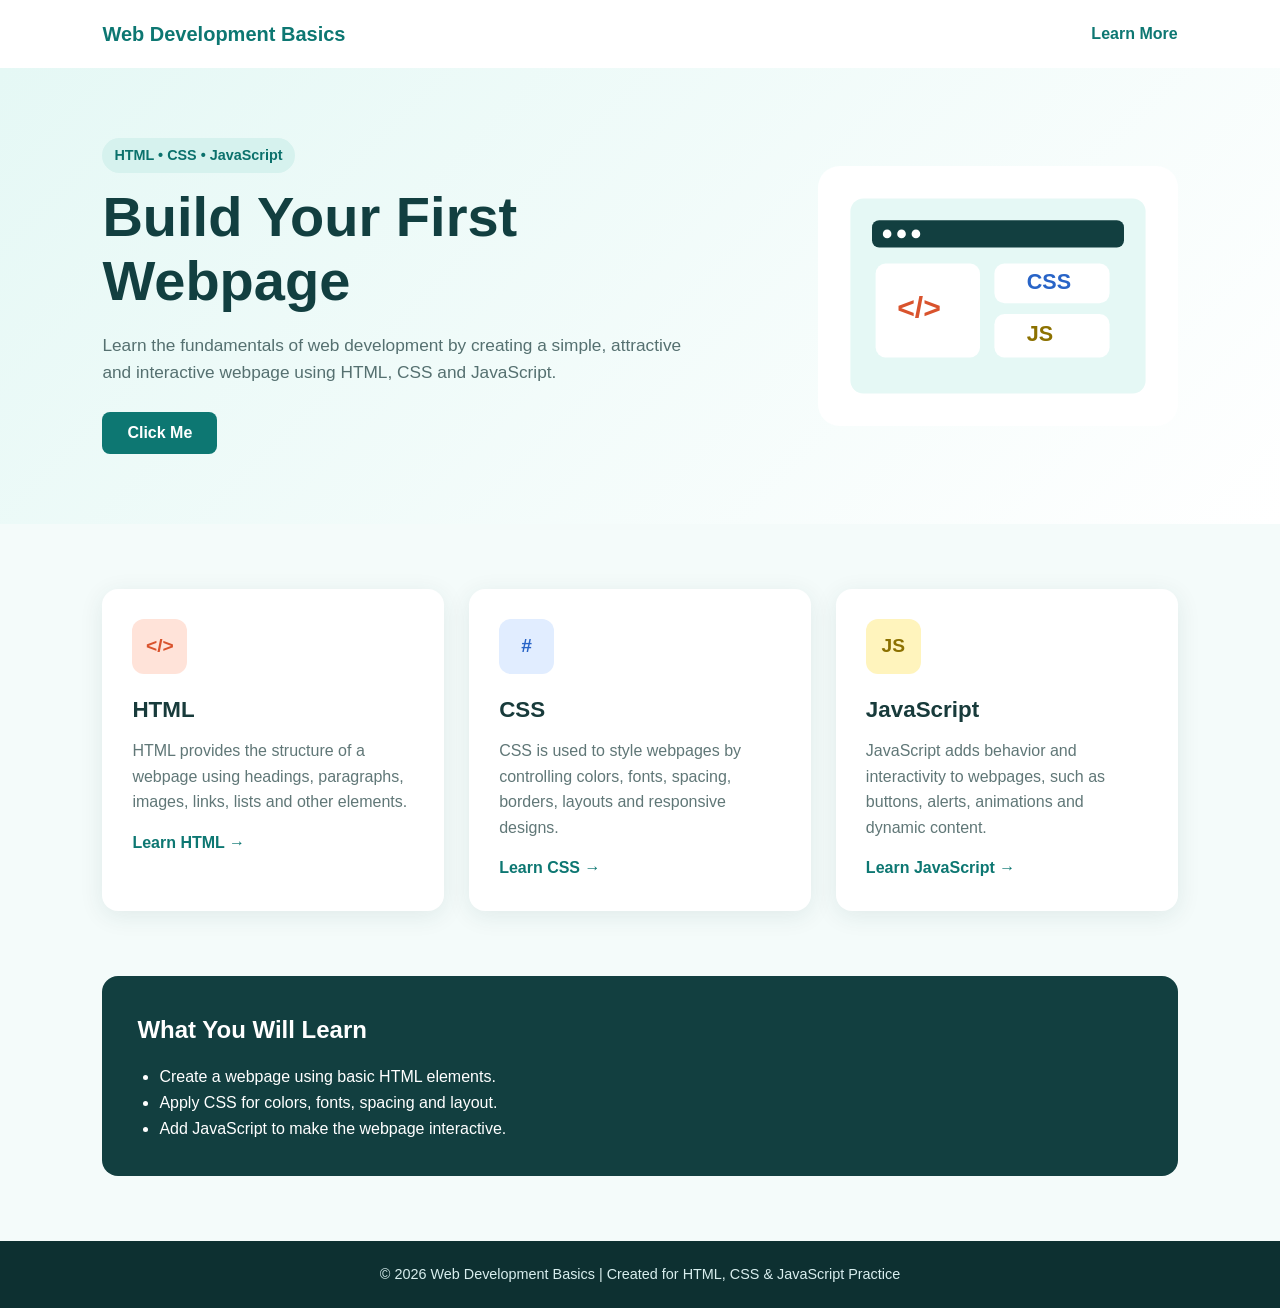
<file: Task 1/index.html>
<!DOCTYPE html>
<html lang="en">
<head>
    <meta charset="UTF-8">
    <meta name="viewport" content="width=device-width, initial-scale=1.0">
    <title>Web Development Basics</title>
    <link rel="stylesheet" href="style.css">
</head>
<body>

    <header>
        <nav class="navbar">
            <h1>Web Development Basics</h1>
            <a href="#learn">Learn More</a>
        </nav>
    </header>

    <main>
        <section class="hero">
            <div class="hero-content">
                <p class="tag">HTML • CSS • JavaScript</p>
                <h2>Build Your First Webpage</h2>
                <p>
                    Learn the fundamentals of web development by creating a simple,
                    attractive and interactive webpage using HTML, CSS and JavaScript.
                </p>
                <button id="alertButton">Click Me</button>
            </div>

            <img src="web-development.svg"
                 alt="Illustration representing HTML, CSS and JavaScript"
                 class="hero-image">
        </section>

        <section id="learn" class="cards">
            <article class="card">
                <div class="icon html-icon">&lt;/&gt;</div>
                <h3>HTML</h3>
                <p>
                    HTML provides the structure of a webpage using headings,
                    paragraphs, images, links, lists and other elements.
                </p>
                <a href="https://developer.mozilla.org/en-US/docs/Web/HTML"
                   target="_blank">Learn HTML →</a>
            </article>

            <article class="card">
                <div class="icon css-icon">#</div>
                <h3>CSS</h3>
                <p>
                    CSS is used to style webpages by controlling colors, fonts,
                    spacing, borders, layouts and responsive designs.
                </p>
                <a href="https://developer.mozilla.org/en-US/docs/Web/CSS"
                   target="_blank">Learn CSS →</a>
            </article>

            <article class="card">
                <div class="icon js-icon">JS</div>
                <h3>JavaScript</h3>
                <p>
                    JavaScript adds behavior and interactivity to webpages,
                    such as buttons, alerts, animations and dynamic content.
                </p>
                <a href="https://developer.mozilla.org/en-US/docs/Web/JavaScript"
                   target="_blank">Learn JavaScript →</a>
            </article>
        </section>

        <section class="about">
            <h2>What You Will Learn</h2>
            <ul>
                <li>Create a webpage using basic HTML elements.</li>
                <li>Apply CSS for colors, fonts, spacing and layout.</li>
                <li>Add JavaScript to make the webpage interactive.</li>
            </ul>
        </section>
    </main>

    <footer>
        <p>© 2026 Web Development Basics | Created for HTML, CSS & JavaScript Practice</p>
    </footer>

    <script src="script.js"></script>
</body>
</html>
</file>
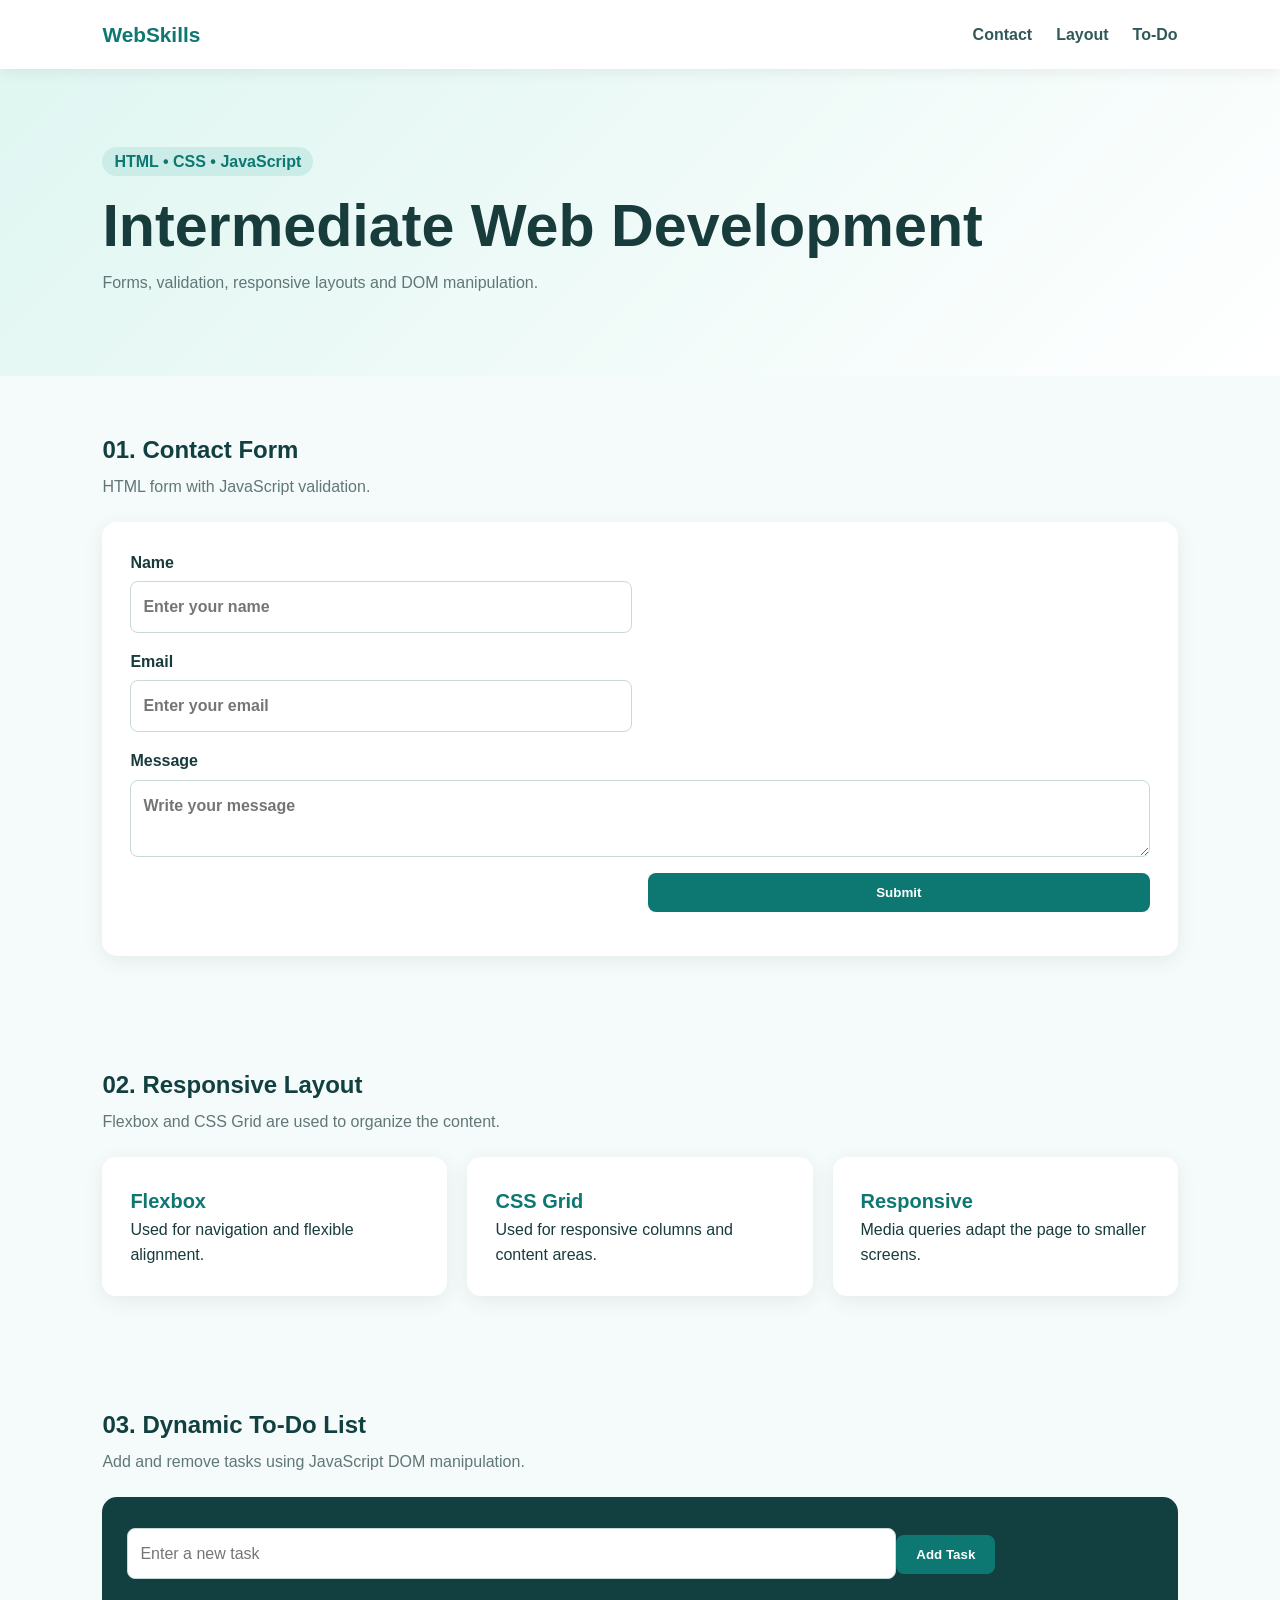
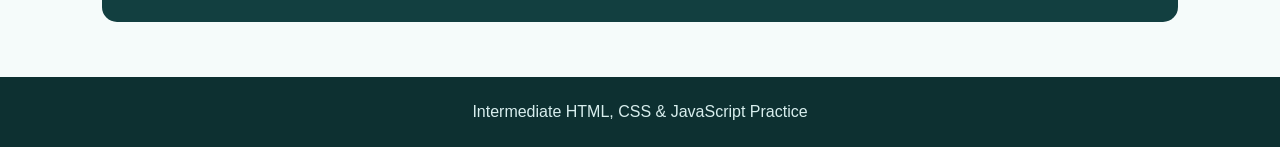
<file: Task 2/index.html>
<!DOCTYPE html>
<html lang="en">
<head>
<meta charset="UTF-8"><meta name="viewport" content="width=device-width,initial-scale=1.0">
<title>Intermediate Web Development</title><link rel="stylesheet" href="style.css">
</head>
<body>
<header><b>WebSkills</b><nav><a href="#contact">Contact</a><a href="#layout">Layout</a><a href="#todo">To-Do</a></nav></header>
<main>
<section class="hero"><span>HTML • CSS • JavaScript</span><h1>Intermediate Web Development</h1><p>Forms, validation, responsive layouts and DOM manipulation.</p></section>

<section id="contact" class="section"><h2>01. Contact Form</h2><p>HTML form with JavaScript validation.</p>
<form id="contactForm">
<label>Name<input id="name" placeholder="Enter your name"></label><small id="nameError"></small>
<label>Email<input id="email" placeholder="Enter your email"></label><small id="emailError"></small>
<label class="full">Message<textarea id="message" placeholder="Write your message"></textarea></label><small id="messageError"></small>
<button>Submit</button><strong id="success"></strong>
</form></section>

<section id="layout" class="section"><h2>02. Responsive Layout</h2><p>Flexbox and CSS Grid are used to organize the content.</p>
<div class="grid"><article><b>Flexbox</b><p>Used for navigation and flexible alignment.</p></article><article><b>CSS Grid</b><p>Used for responsive columns and content areas.</p></article><article><b>Responsive</b><p>Media queries adapt the page to smaller screens.</p></article></div></section>

<section id="todo" class="section"><h2>03. Dynamic To-Do List</h2><p>Add and remove tasks using JavaScript DOM manipulation.</p>
<div class="todo"><input id="taskInput" placeholder="Enter a new task"><button id="addTask">Add Task</button><ul id="taskList"></ul></div></section>
</main>
<footer>Intermediate HTML, CSS & JavaScript Practice</footer>
<script src="script.js"></script>
</body></html>
</file>
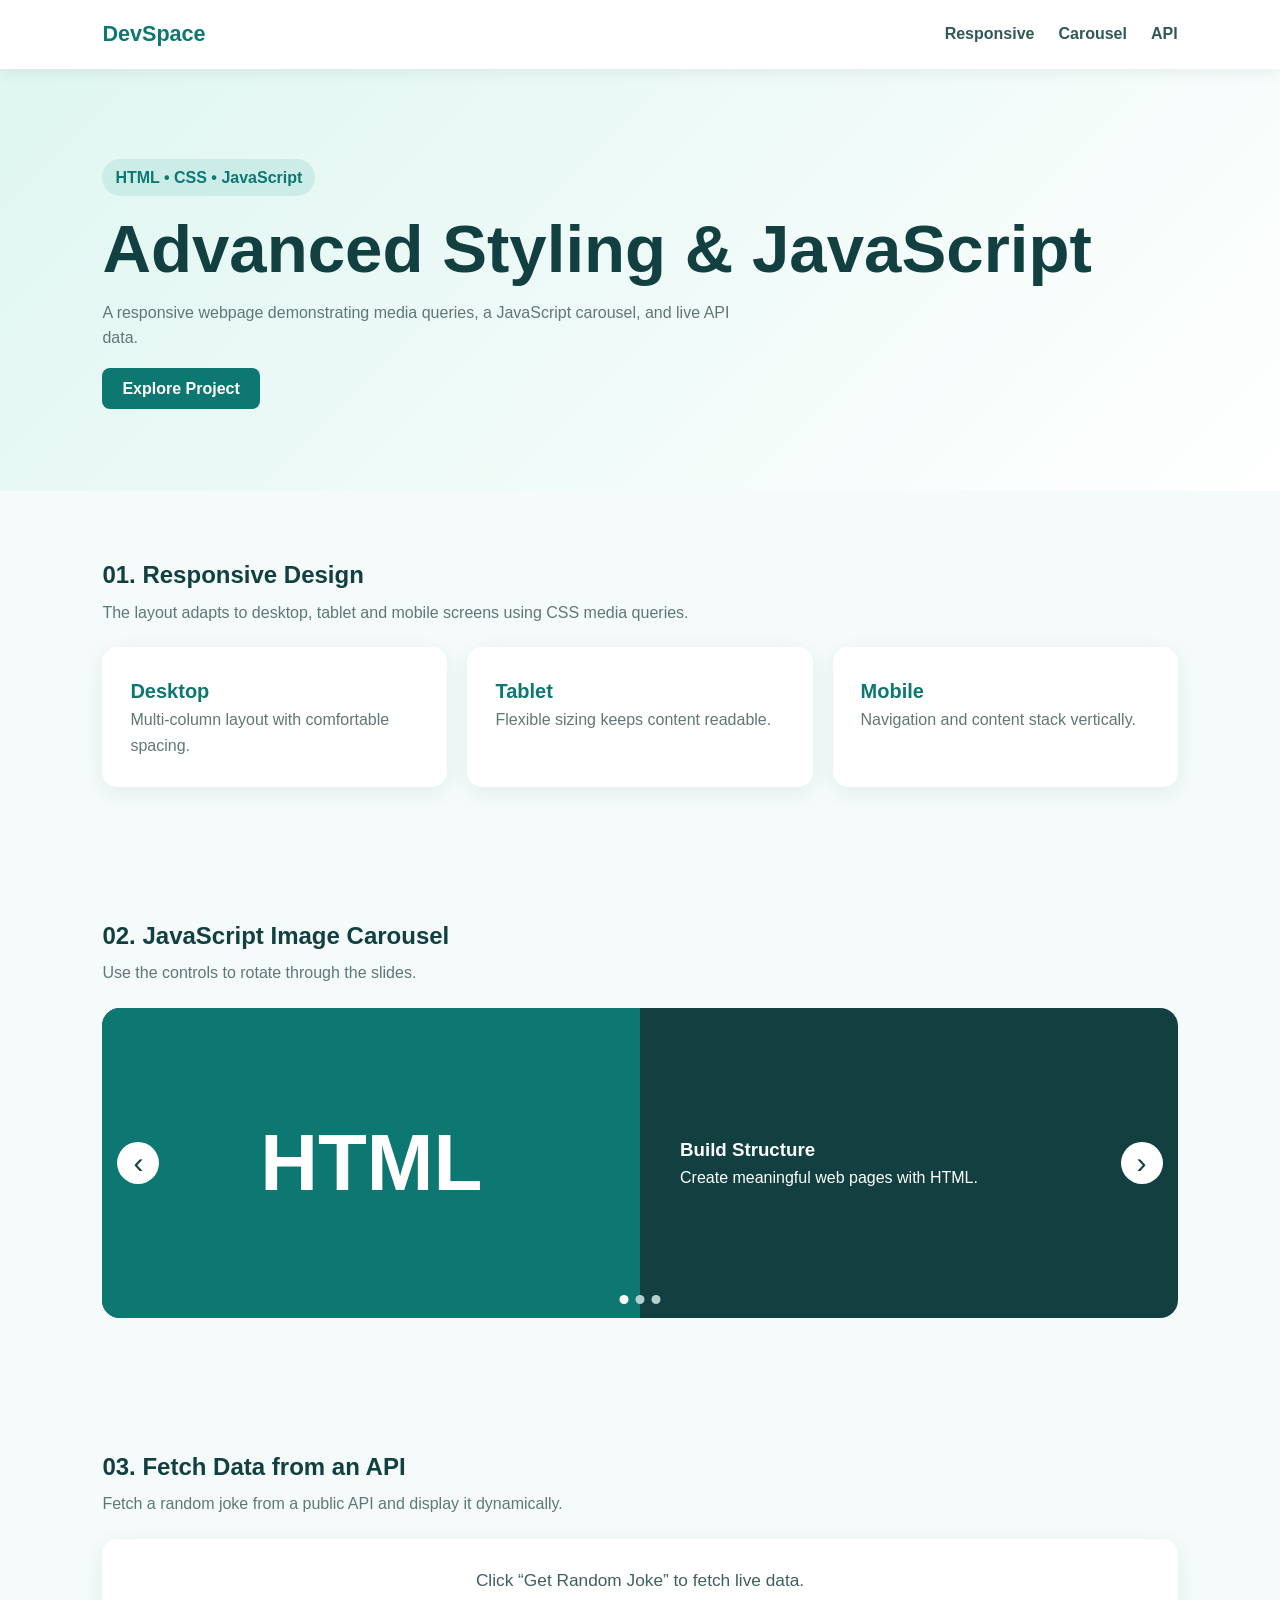
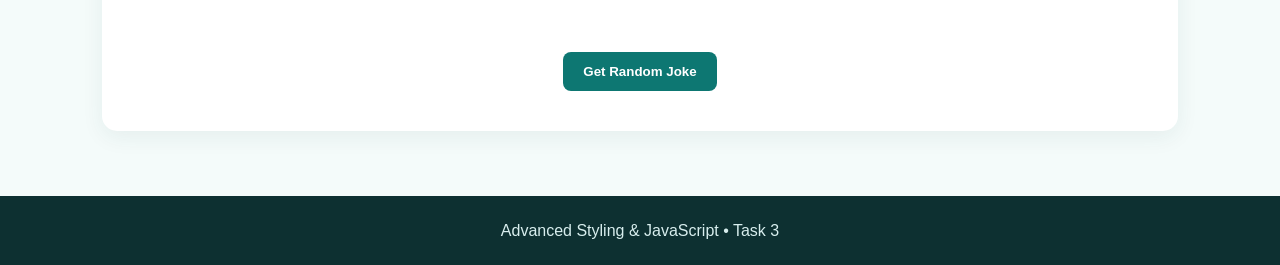
<file: Task 3/index.html>
<!DOCTYPE html><html lang="en"><head><meta charset="UTF-8"><meta name="viewport" content="width=device-width,initial-scale=1.0"><title>Advanced Styling & JavaScript</title><link rel="stylesheet" href="style.css"></head><body>
<header><a class="logo" href="#">DevSpace</a><nav><a href="#responsive">Responsive</a><a href="#carousel">Carousel</a><a href="#api">API</a></nav></header>
<main><section class="hero" id="responsive"><span>HTML • CSS • JavaScript</span><h1>Advanced Styling & JavaScript</h1><p>A responsive webpage demonstrating media queries, a JavaScript carousel, and live API data.</p><a class="btn" href="#carousel">Explore Project</a></section>
<section class="section"><h2>01. Responsive Design</h2><p>The layout adapts to desktop, tablet and mobile screens using CSS media queries.</p><div class="grid"><article><b>Desktop</b><p>Multi-column layout with comfortable spacing.</p></article><article><b>Tablet</b><p>Flexible sizing keeps content readable.</p></article><article><b>Mobile</b><p>Navigation and content stack vertically.</p></article></div></section>
<section class="section" id="carousel"><h2>02. JavaScript Image Carousel</h2><p>Use the controls to rotate through the slides.</p><div class="carousel"><div class="slide active"><div class="art one">HTML</div><div><h3>Build Structure</h3><p>Create meaningful web pages with HTML.</p></div></div><div class="slide"><div class="art two">CSS</div><div><h3>Style Responsively</h3><p>Create layouts for every screen.</p></div></div><div class="slide"><div class="art three">JS</div><div><h3>Add Interactivity</h3><p>Respond to users and update the DOM.</p></div></div><button class="prev" id="prev">‹</button><button class="next" id="next">›</button><div id="dots"></div></div></section>
<section class="section" id="api"><h2>03. Fetch Data from an API</h2><p>Fetch a random joke from a public API and display it dynamically.</p><div class="api"><p id="joke">Click “Get Random Joke” to fetch live data.</p><button class="btn" id="jokeBtn">Get Random Joke</button><small id="status"></small></div></section></main><footer>Advanced Styling & JavaScript • Task 3</footer><script src="script.js"></script></body></html>
</file>
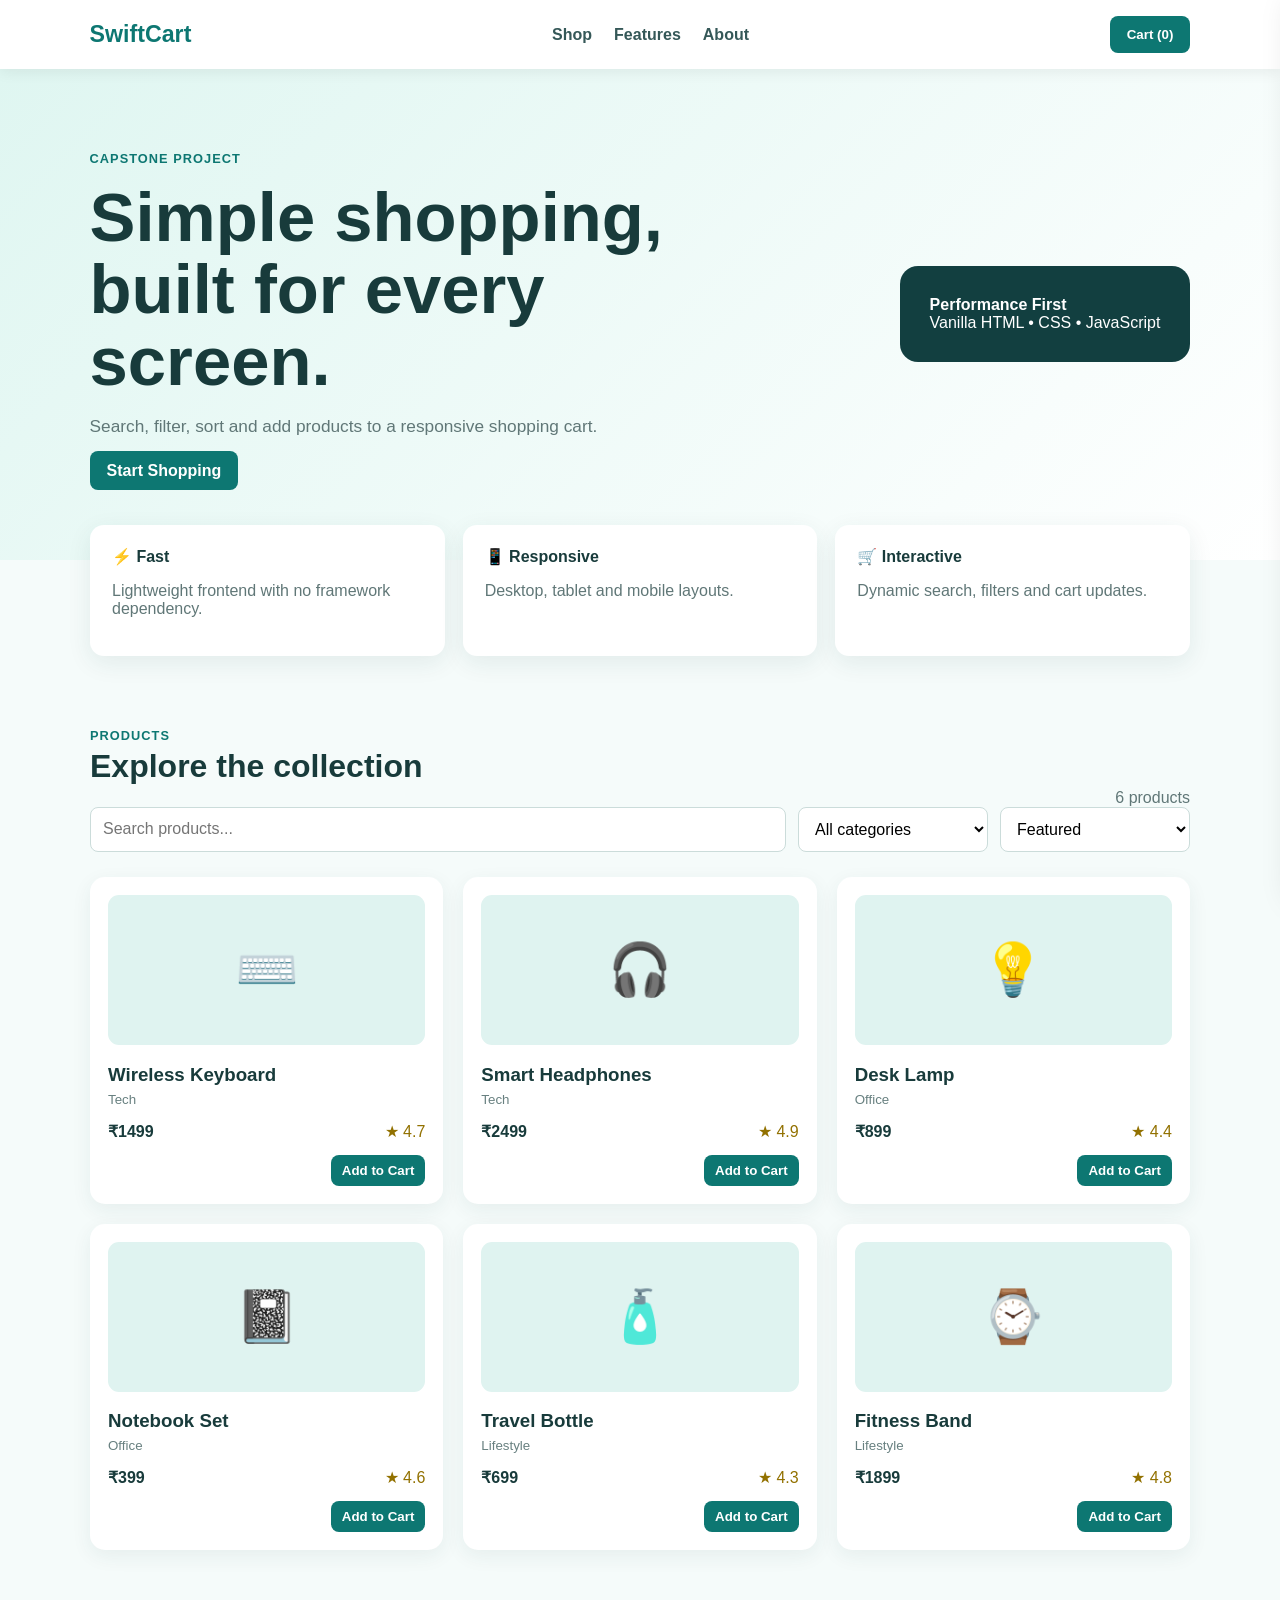
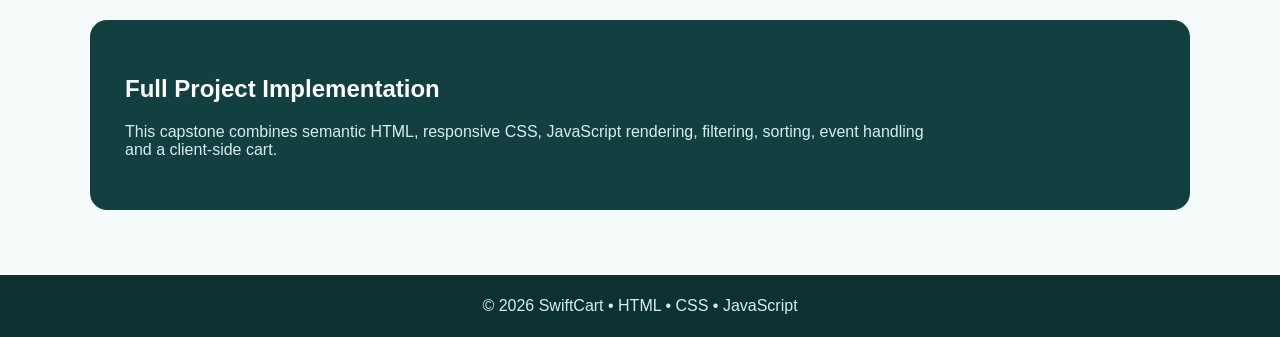
<file: Task 5/index.html>
<!doctype html><html lang="en"><head><meta charset="UTF-8"><meta name="viewport" content="width=device-width,initial-scale=1"><meta name="description" content="Responsive SwiftCart e-commerce capstone"><title>SwiftCart</title><link rel="stylesheet" href="style.css"></head><body>
<header><a class="logo" href="#">SwiftCart</a><nav><a href="#shop">Shop</a><a href="#features">Features</a><a href="#about">About</a></nav><button id="cartBtn">Cart (<span id="count">0</span>)</button></header>
<section class="hero"><div><b>CAPSTONE PROJECT</b><h1>Simple shopping, built for every screen.</h1><p>Search, filter, sort and add products to a responsive shopping cart.</p><a class="btn" href="#shop">Start Shopping</a></div><aside><strong>Performance First</strong><br>Vanilla HTML • CSS • JavaScript</aside></section>
<section id="features" class="features"><article><b>⚡ Fast</b><p>Lightweight frontend with no framework dependency.</p></article><article><b>📱 Responsive</b><p>Desktop, tablet and mobile layouts.</p></article><article><b>🛒 Interactive</b><p>Dynamic search, filters and cart updates.</p></article></section>
<main id="shop"><div class="heading"><div><b>PRODUCTS</b><h2>Explore the collection</h2></div><span id="results"></span></div><div class="controls"><input id="search" placeholder="Search products..."><select id="category"><option value="all">All categories</option><option>Tech</option><option>Office</option><option>Lifestyle</option></select><select id="sort"><option value="featured">Featured</option><option value="low">Price: Low to High</option><option value="high">Price: High to Low</option><option value="rating">Rating</option></select></div><div id="products" class="grid"></div></main>
<section id="about" class="about"><h2>Full Project Implementation</h2><p>This capstone combines semantic HTML, responsive CSS, JavaScript rendering, filtering, sorting, event handling and a client-side cart.</p></section>
<aside id="cart" class="drawer"><div class="drawerHead"><h2>Your Cart</h2><button id="close">×</button></div><div id="items"></div><h3>Total: <span id="total">₹0</span></h3><button class="btn full" id="checkout">Checkout</button></aside><div id="shade"></div><footer>© 2026 SwiftCart • HTML • CSS • JavaScript</footer><script src="script.js"></script></body></html>
</file>
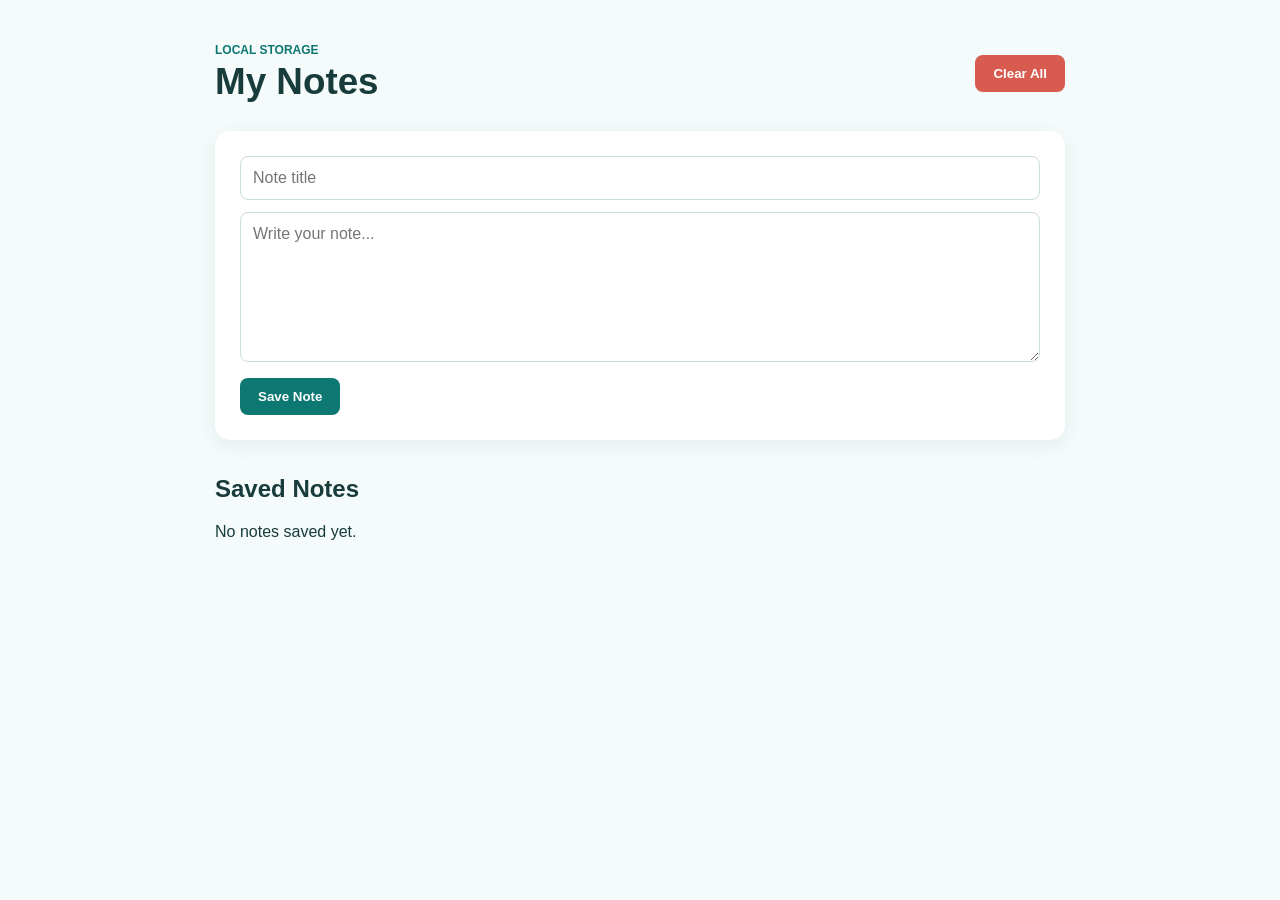
<file: Task 4/notes_app/index.html>
<!DOCTYPE html>
<html lang="en">
<head><meta charset="UTF-8"><meta name="viewport" content="width=device-width,initial-scale=1.0"><title>Notes App</title><link rel="stylesheet" href="style.css"></head>
<body>
<main class="app">
<header><div><span>LOCAL STORAGE</span><h1>My Notes</h1></div><button id="clearAll">Clear All</button></header>
<section class="editor"><input id="title" placeholder="Note title"><textarea id="content" placeholder="Write your note..."></textarea><button id="save">Save Note</button></section>
<section><h2>Saved Notes</h2><div id="notes"></div></section>
</main>
<script src="script.js"></script>
</body></html>
</file>
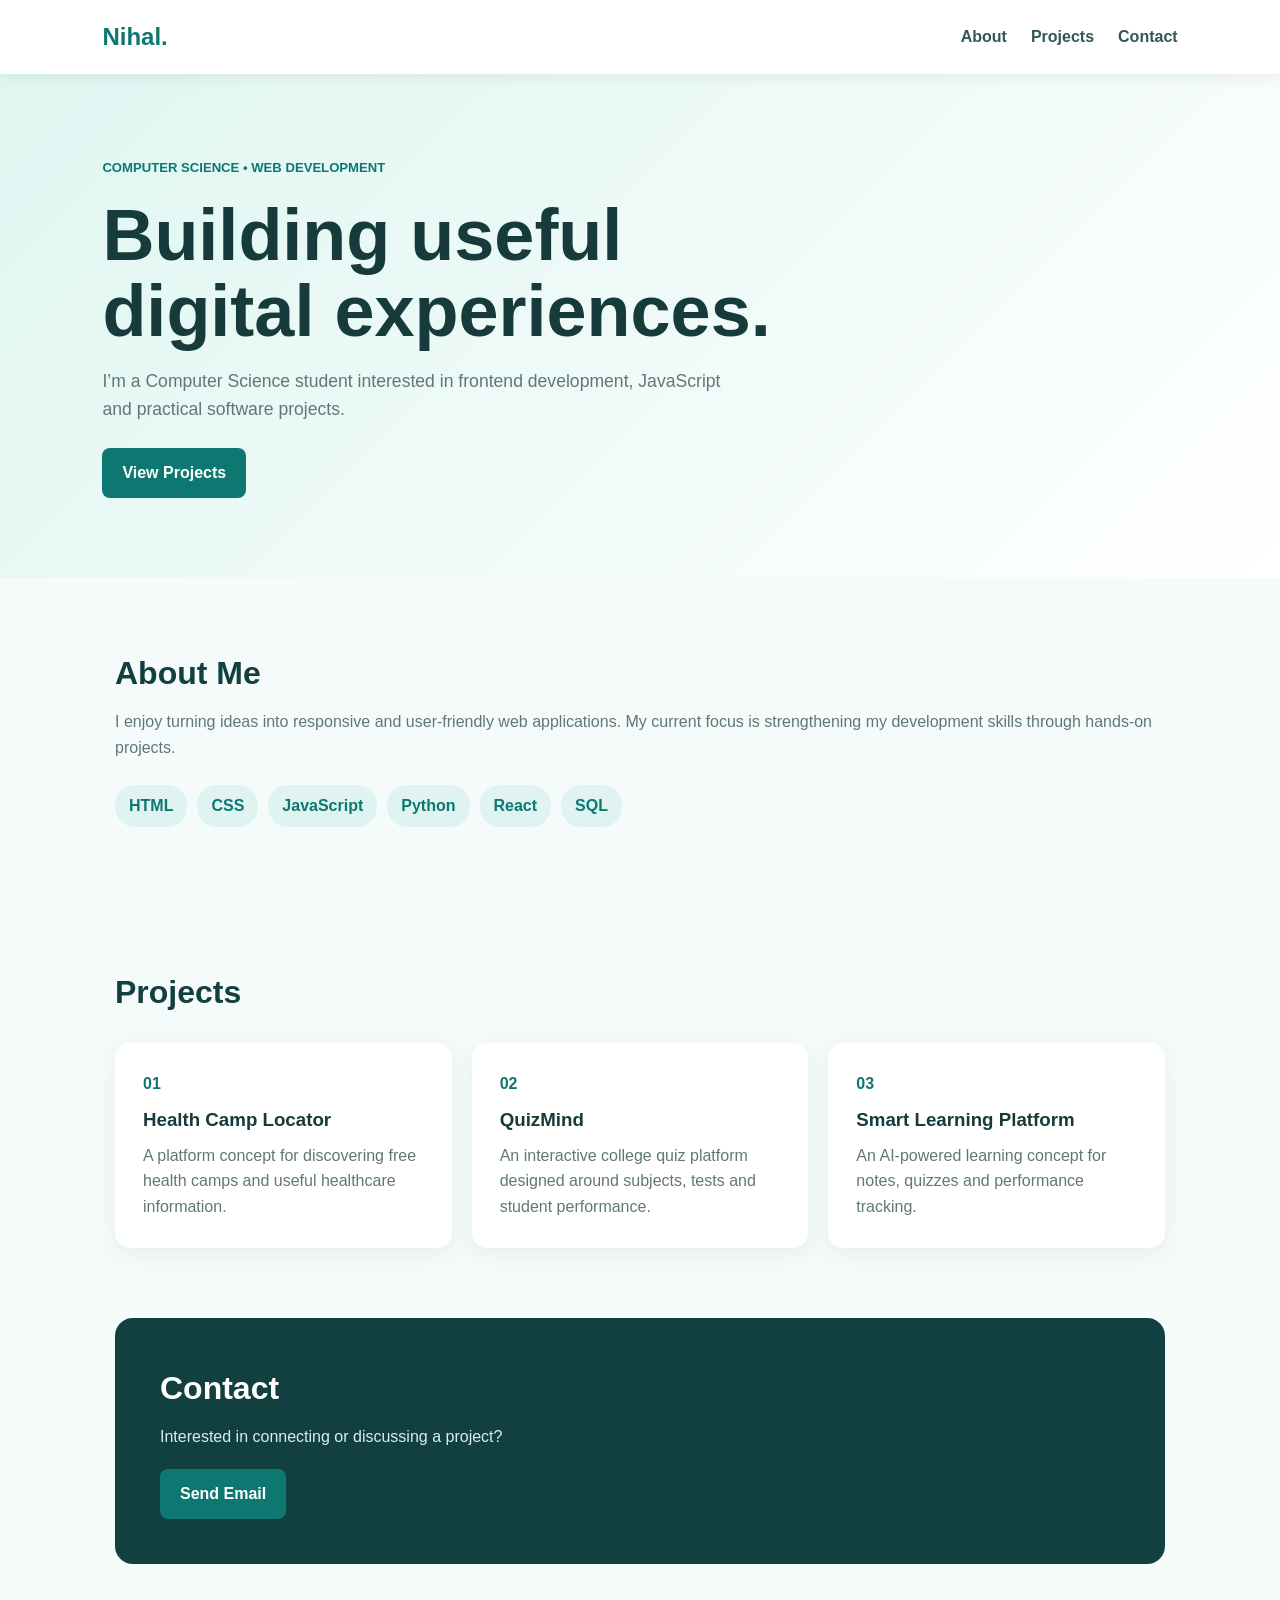
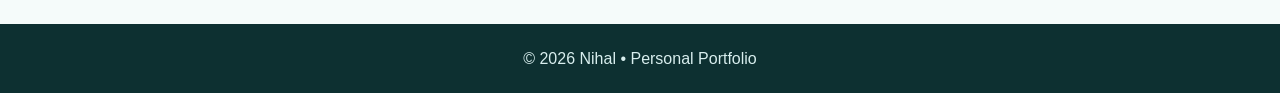
<file: Task 4/portfolio/index.html>
<!DOCTYPE html>
<html lang="en">
<head>
<meta charset="UTF-8">
<meta name="viewport" content="width=device-width, initial-scale=1.0">
<title>Nihal | Developer Portfolio</title>
<link rel="stylesheet" href="style.css">
</head>
<body>
<header>
  <a class="logo" href="#">Nihal.</a>
  <nav><a href="#about">About</a><a href="#projects">Projects</a><a href="#contact">Contact</a></nav>
</header>
<main>
<section class="hero">
  <div>
    <span class="tag">COMPUTER SCIENCE • WEB DEVELOPMENT</span>
    <h1>Building useful digital experiences.</h1>
    <p>I’m a Computer Science student interested in frontend development, JavaScript and practical software projects.</p>
    <a class="btn" href="#projects">View Projects</a>
  </div>
</section>
<section id="about" class="section">
  <h2>About Me</h2>
  <p>I enjoy turning ideas into responsive and user-friendly web applications. My current focus is strengthening my development skills through hands-on projects.</p>
  <div class="skills"><span>HTML</span><span>CSS</span><span>JavaScript</span><span>Python</span><span>React</span><span>SQL</span></div>
</section>
<section id="projects" class="section">
  <h2>Projects</h2>
  <div class="cards">
    <article><span>01</span><h3>Health Camp Locator</h3><p>A platform concept for discovering free health camps and useful healthcare information.</p></article>
    <article><span>02</span><h3>QuizMind</h3><p>An interactive college quiz platform designed around subjects, tests and student performance.</p></article>
    <article><span>03</span><h3>Smart Learning Platform</h3><p>An AI-powered learning concept for notes, quizzes and performance tracking.</p></article>
  </div>
</section>
<section id="contact" class="section contact">
  <h2>Contact</h2>
  <p>Interested in connecting or discussing a project?</p>
  <a class="btn" href="mailto:your.email@example.com">Send Email</a>
</section>
</main>
<footer>© 2026 Nihal • Personal Portfolio</footer>
</body>
</html>
</file>
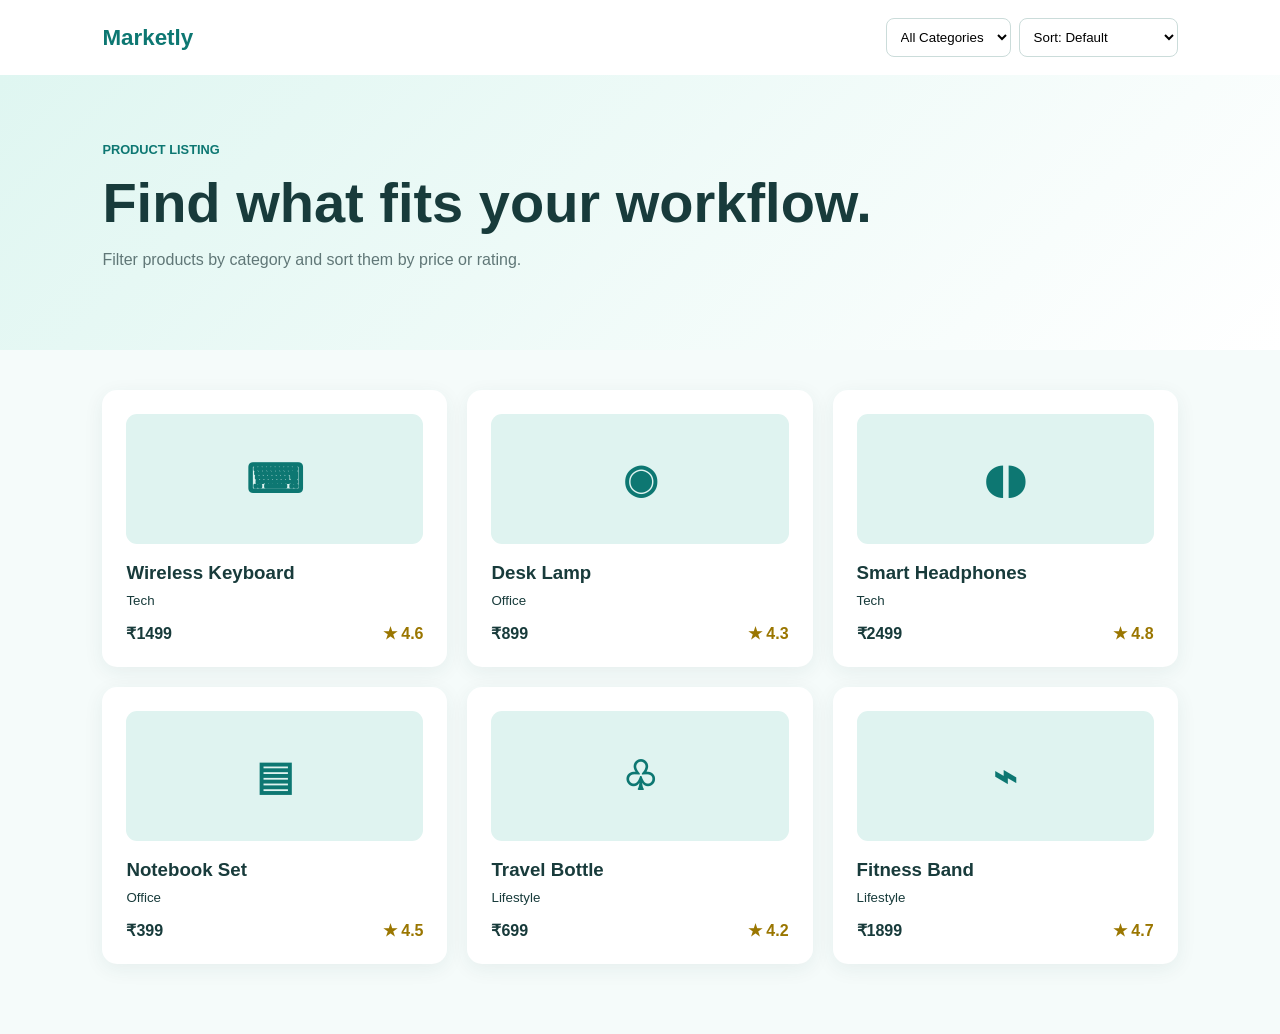
<file: Task 4/product_listing/index.html>
<!DOCTYPE html>
<html lang="en">
<head><meta charset="UTF-8"><meta name="viewport" content="width=device-width,initial-scale=1.0"><title>Product Listing</title><link rel="stylesheet" href="style.css"></head>
<body>
<header><a href="#" class="logo">Marketly</a><div><select id="category"><option value="all">All Categories</option><option value="Tech">Tech</option><option value="Office">Office</option><option value="Lifestyle">Lifestyle</option></select><select id="sort"><option value="default">Sort: Default</option><option value="priceLow">Price: Low to High</option><option value="priceHigh">Price: High to Low</option><option value="rating">Rating: High to Low</option></select></div></header>
<main><section class="intro"><span>PRODUCT LISTING</span><h1>Find what fits your workflow.</h1><p>Filter products by category and sort them by price or rating.</p></section><section id="products" class="grid"></section></main>
<script src="script.js"></script>
</body></html>
</file>
<file: Task 1/style.css>
* {
    margin: 0;
    padding: 0;
    box-sizing: border-box;
}

html {
    scroll-behavior: smooth;
}

body {
    font-family: Arial, Helvetica, sans-serif;
    line-height: 1.6;
    color: #183b3b;
    background: #f4fbfa;
}

.navbar {
    display: flex;
    justify-content: space-between;
    align-items: center;
    padding: 18px 8%;
    background: #ffffff;
    box-shadow: 0 2px 12px rgba(0, 0, 0, 0.08);
}

.navbar h1 {
    font-size: 1.25rem;
    color: #0d7772;
}

.navbar a {
    color: #0d7772;
    text-decoration: none;
    font-weight: bold;
}

.hero {
    min-height: 430px;
    padding: 70px 8%;
    display: flex;
    align-items: center;
    justify-content: space-between;
    gap: 50px;
    background: linear-gradient(135deg, #e5f8f5, #ffffff);
}

.hero-content {
    max-width: 600px;
}

.tag {
    display: inline-block;
    margin-bottom: 12px;
    padding: 6px 12px;
    border-radius: 20px;
    background: #d6f2ee;
    color: #0b716c;
    font-weight: bold;
    font-size: 0.9rem;
}

.hero h2 {
    font-size: clamp(2rem, 5vw, 3.5rem);
    line-height: 1.15;
    margin-bottom: 18px;
    color: #123f40;
}

.hero p:not(.tag) {
    font-size: 1.08rem;
    color: #557070;
    margin-bottom: 25px;
}

button {
    border: none;
    padding: 12px 25px;
    border-radius: 8px;
    background: #0d7772;
    color: white;
    font-size: 1rem;
    font-weight: bold;
    cursor: pointer;
    transition: transform 0.2s, background 0.2s;
}

button:hover {
    background: #095d59;
    transform: translateY(-2px);
}

.hero-image {
    width: min(360px, 40vw);
    min-width: 250px;
}

.cards {
    padding: 65px 8%;
    display: grid;
    grid-template-columns: repeat(3, 1fr);
    gap: 25px;
}

.card {
    padding: 30px;
    background: white;
    border-radius: 16px;
    box-shadow: 0 5px 25px rgba(20, 70, 70, 0.09);
    transition: transform 0.25s, box-shadow 0.25s;
}

.card:hover {
    transform: translateY(-7px);
    box-shadow: 0 10px 30px rgba(20, 70, 70, 0.14);
}

.icon {
    width: 55px;
    height: 55px;
    display: grid;
    place-items: center;
    margin-bottom: 18px;
    border-radius: 12px;
    font-weight: bold;
    font-size: 1.2rem;
}

.html-icon {
    background: #ffe3d9;
    color: #d9532d;
}

.css-icon {
    background: #e1edff;
    color: #2864c7;
}

.js-icon {
    background: #fff4bd;
    color: #8c7100;
}

.card h3 {
    margin-bottom: 10px;
    font-size: 1.4rem;
}

.card p {
    color: #607777;
    margin-bottom: 15px;
}

.card a {
    color: #0d7772;
    text-decoration: none;
    font-weight: bold;
}

.about {
    margin: 0 8% 65px;
    padding: 35px;
    background: #123f40;
    color: white;
    border-radius: 16px;
}

.about h2 {
    margin-bottom: 15px;
}

.about ul {
    padding-left: 22px;
}

footer {
    padding: 22px 8%;
    text-align: center;
    background: #0d3031;
    color: #d8eeee;
    font-size: 0.9rem;
}

@media (max-width: 800px) {
    .hero {
        flex-direction: column;
        text-align: center;
    }

    .hero-image {
        width: 70%;
    }

    .cards {
        grid-template-columns: 1fr;
    }

    .navbar {
        padding: 15px 5%;
    }
}
</file>
<file: Task 2/style.css>
*{box-sizing:border-box;margin:0;padding:0}body{font-family:Arial,sans-serif;background:#f5fbfa;color:#183b3b;line-height:1.6}header{position:sticky;top:0;z-index:2;display:flex;justify-content:space-between;align-items:center;padding:18px 8%;background:white;box-shadow:0 3px 15px #0001}header b{font-size:1.3rem;color:#0d7772}nav{display:flex;gap:24px}nav a{color:#315858;text-decoration:none;font-weight:bold}.hero{padding:80px 8%;background:linear-gradient(135deg,#dff6f1,#fff)}.hero span{background:#ccece7;color:#0d7772;padding:6px 12px;border-radius:20px;font-weight:bold}.hero h1{font-size:clamp(2.2rem,5vw,3.7rem);line-height:1.1;margin:18px 0 12px}.hero p{color:#607777}.section{width:84%;max-width:1100px;margin:auto;padding:55px 0}.section h2{color:#123f40;margin-bottom:5px}.section>p{color:#617777;margin-bottom:22px}form{display:grid;grid-template-columns:1fr 1fr;gap:16px;background:white;padding:28px;border-radius:15px;box-shadow:0 5px 20px #16464614}label{display:flex;flex-direction:column;font-weight:bold}input,textarea{margin-top:6px;padding:12px;border:1px solid #c8d9d8;border-radius:8px;font:inherit}textarea{resize:vertical}.full{grid-column:1/-1}small{color:#c0392b}.success{color:#16804b}.grid{display:grid;grid-template-columns:repeat(3,1fr);gap:20px}.grid article{background:white;padding:28px;border-radius:14px;box-shadow:0 5px 20px #16464614}.grid b{font-size:1.25rem;color:#0d7772}.todo{background:#123f40;padding:25px;border-radius:15px}.todo>input{width:75%}button{border:0;border-radius:8px;padding:12px 20px;background:#0d7772;color:white;font-weight:bold;cursor:pointer}button:hover{background:#095d59}ul{list-style:none;margin-top:18px;display:grid;gap:8px}.task{display:flex;justify-content:space-between;align-items:center;background:white;padding:10px 14px;border-radius:7px}.remove{background:#f0d9d7;color:#9b2d25;padding:7px 10px}footer{text-align:center;padding:22px;background:#0d3031;color:#d8eeee}@media(max-width:750px){header{flex-direction:column;gap:10px}.grid,form{grid-template-columns:1fr}.full{grid-column:auto}.todo>input{width:100%;margin-bottom:8px}nav{flex-wrap:wrap;justify-content:center}}
</file>
<file: Task 3/style.css>
*{box-sizing:border-box;margin:0;padding:0}html{scroll-behavior:smooth}body{font-family:Arial,sans-serif;background:#f4fbfa;color:#183b3b;line-height:1.6}header{position:sticky;top:0;z-index:5;display:flex;justify-content:space-between;align-items:center;padding:17px 8%;background:#fff;box-shadow:0 3px 16px #0001}.logo{font-size:1.35rem;font-weight:800;color:#0d7772;text-decoration:none}nav{display:flex;gap:24px}nav a{color:#315858;text-decoration:none;font-weight:600}.hero{padding:90px 8%;background:linear-gradient(135deg,#dff6f1,#fff)}.hero>span{display:inline-block;background:#ccece7;color:#0d7772;padding:6px 13px;border-radius:20px;font-weight:800}.hero h1{font-size:clamp(2.3rem,6vw,4.2rem);line-height:1.05;margin:18px 0 15px;color:#123f40}.hero p{max-width:650px;color:#607777;margin-bottom:25px}.btn{border:0;border-radius:8px;padding:12px 20px;background:#0d7772;color:#fff;text-decoration:none;font-weight:700;cursor:pointer}.section{width:min(1100px,84%);margin:auto;padding:65px 0}.section h2{color:#123f40;margin-bottom:5px}.section>p{color:#607777;margin-bottom:22px}.grid{display:grid;grid-template-columns:repeat(3,1fr);gap:20px}.grid article,.api{padding:28px;background:#fff;border-radius:15px;box-shadow:0 6px 22px #16464612}.grid b{font-size:1.25rem;color:#0d7772}.grid p{color:#617777}.carousel{position:relative;min-height:310px;overflow:hidden;border-radius:18px;background:#123f40;color:#fff}.slide{display:none;grid-template-columns:1fr 1fr;min-height:310px}.slide.active{display:grid}.art{display:grid;place-items:center;font-size:5rem;font-weight:900}.one{background:#0d7772}.two{background:#315b9a}.three{background:#8a6b12}.slide>div:last-child{display:flex;flex-direction:column;justify-content:center;padding:40px}.prev,.next{position:absolute;top:50%;transform:translateY(-50%);width:42px;height:42px;border:0;border-radius:50%;background:#fff;color:#123f40;font-size:30px;cursor:pointer}.prev{left:15px}.next{right:15px}#dots{position:absolute;bottom:14px;left:50%;display:flex;gap:7px;transform:translateX(-50%)}.dot{width:9px;height:9px;border:0;border-radius:50%;background:#b7d0ce;cursor:pointer}.dot.active{background:#fff}.api{text-align:center}.api p{min-height:65px;color:#405f5f;font-size:1.08rem;margin-bottom:20px}.api small{display:block;margin-top:12px;color:#6a8181}footer{padding:22px;text-align:center;background:#0d3031;color:#d8eeee}@media(max-width:800px){header{padding:15px 5%}.hero{padding:65px 7%}.grid{grid-template-columns:1fr}.slide{grid-template-columns:1fr}.art{min-height:140px;font-size:3.5rem}.slide>div:last-child{text-align:center;padding:28px}}@media(max-width:520px){nav{gap:12px;font-size:.9rem}.section{width:90%}.hero h1{font-size:2.4rem}}
</file>
<file: Task 5/style.css>
*{box-sizing:border-box}html{scroll-behavior:smooth}body{margin:0;font:16px Arial,sans-serif;color:#183b3b;background:#f5fbfa}header{position:sticky;top:0;z-index:10;display:flex;justify-content:space-between;align-items:center;padding:16px 7%;background:#fff;box-shadow:0 3px 14px #0001}.logo{color:#0d7772;text-decoration:none;font-size:1.45rem;font-weight:900}nav{display:flex;gap:22px}nav a{color:#355858;text-decoration:none;font-weight:bold}button,.btn{border:0;border-radius:8px;padding:11px 17px;background:#0d7772;color:#fff;font-weight:bold;cursor:pointer;text-decoration:none}.hero{min-height:420px;padding:80px 7%;display:flex;align-items:center;justify-content:space-between;gap:35px;background:linear-gradient(135deg,#dff6f1,#fff)}.hero>div{max-width:700px}.hero b,main b{color:#0d7772;font-size:.8rem;letter-spacing:.08em}.hero h1{font-size:clamp(2.4rem,6vw,4.3rem);line-height:1.05;margin:15px 0}.hero p{color:#607777;font-size:1.08rem;margin-bottom:25px}.hero aside{background:#123f40;color:#fff;padding:30px;border-radius:18px;min-width:250px}.features{width:86%;max-width:1100px;margin:-35px auto 0;position:relative;display:grid;grid-template-columns:repeat(3,1fr);gap:18px}.features article{background:#fff;padding:22px;border-radius:14px;box-shadow:0 7px 25px #16464616}.features p{color:#607777}main{width:86%;max-width:1100px;margin:auto;padding:70px 0}.heading{display:flex;justify-content:space-between;align-items:end}.heading h2{font-size:2rem;margin:4px 0 22px}.heading span{color:#607777}.controls{display:grid;grid-template-columns:1fr 190px 190px;gap:12px;margin-bottom:25px}.controls input,.controls select{padding:12px;border:1px solid #cbdcda;border-radius:8px;font:inherit;background:#fff}.grid{display:grid;grid-template-columns:repeat(3,1fr);gap:20px}.product{background:#fff;padding:18px;border-radius:15px;box-shadow:0 6px 20px #16464612}.pic{height:150px;border-radius:11px;background:#dff3f0;display:grid;place-items:center;font-size:3.2rem}.product h3{margin-bottom:4px}.product small{color:#688080}.row{display:flex;justify-content:space-between;align-items:center;margin-top:14px}.price{font-weight:900}.rating{color:#927100}.add{padding:8px 11px}.about{width:86%;max-width:1100px;margin:0 auto 65px;padding:35px;background:#123f40;color:#fff;border-radius:17px}.about p{color:#d8eeee;max-width:800px}.drawer{position:fixed;z-index:30;right:0;top:0;width:min(390px,92vw);height:100vh;padding:25px;background:#fff;transform:translateX(105%);transition:.25s;box-shadow:-8px 0 30px #0002}.drawer.open{transform:translateX(0)}.drawerHead{display:flex;justify-content:space-between}.drawerHead button{background:none;color:#183b3b;font-size:2rem;padding:0}.item{display:flex;justify-content:space-between;padding:13px 0;border-bottom:1px solid #e4eeee}.item button{background:#f0d9d7;color:#9b2d25;padding:5px 8px}.full{width:100%;text-align:center}#shade{display:none;position:fixed;inset:0;z-index:25;background:#0005}#shade.show{display:block}footer{text-align:center;padding:22px;background:#0d3031;color:#d8eeee}@media(max-width:850px){.hero{flex-direction:column;align-items:flex-start}.features,.grid{grid-template-columns:1fr 1fr}.controls{grid-template-columns:1fr 1fr}.controls input{grid-column:1/-1}}@media(max-width:600px){header{flex-wrap:wrap;gap:10px}nav{order:3;width:100%;justify-content:center}.features,.grid{grid-template-columns:1fr}.controls{grid-template-columns:1fr}.controls input{grid-column:auto}.hero{padding:60px 7%}}
</file>
<file: Task 4/notes_app/style.css>
*{box-sizing:border-box}body{margin:0;font-family:Arial,sans-serif;background:#f4fbfa;color:#183b3b}.app{width:min(850px,92%);margin:40px auto}.app header{display:flex;justify-content:space-between;align-items:center;margin-bottom:25px}.app header span{font-size:.75rem;font-weight:800;color:#0d7772}.app h1{margin:3px 0;font-size:2.3rem}.editor{background:#fff;padding:25px;border-radius:15px;box-shadow:0 5px 20px #16464612;margin-bottom:35px}.editor input,.editor textarea{width:100%;padding:12px;margin-bottom:12px;border:1px solid #cbdcda;border-radius:8px;font:inherit}.editor textarea{min-height:150px;resize:vertical}button{border:0;padding:11px 18px;border-radius:8px;background:#0d7772;color:#fff;font-weight:bold;cursor:pointer}button:hover{background:#095d59}#clearAll{background:#d85b50}.note{background:#fff;padding:20px;margin:12px 0;border-radius:12px;box-shadow:0 4px 15px #16464610;display:flex;justify-content:space-between;gap:15px}.note h3{margin:0 0 5px}.note p{margin:0;color:#607777;white-space:pre-wrap}.delete{background:#f0d9d7;color:#9b2d25;height:max-content}
</file>
<file: Task 4/portfolio/style.css>
*{box-sizing:border-box;margin:0;padding:0}html{scroll-behavior:smooth}body{font-family:Arial,sans-serif;color:#173b3b;background:#f5fbfa;line-height:1.6}header{position:sticky;top:0;z-index:10;display:flex;justify-content:space-between;align-items:center;padding:18px 8%;background:#fff;box-shadow:0 3px 15px #0001}.logo{font-size:1.5rem;font-weight:900;color:#0d7772;text-decoration:none}nav{display:flex;gap:24px}nav a{color:#315858;text-decoration:none;font-weight:600}nav a:hover{color:#0d7772}.hero{min-height:500px;display:flex;align-items:center;padding:80px 8%;background:linear-gradient(135deg,#dff6f1,#fff)}.hero>div{max-width:750px}.tag{font-size:.82rem;font-weight:800;color:#0d7772}.hero h1{font-size:clamp(2.5rem,6vw,4.5rem);line-height:1.05;margin:18px 0}.hero p{max-width:620px;color:#607777;font-size:1.1rem;margin-bottom:25px}.btn{display:inline-block;padding:12px 20px;border-radius:8px;background:#0d7772;color:white;text-decoration:none;font-weight:700}.btn:hover{background:#095d59}.section{width:min(1050px,84%);margin:auto;padding:70px 0}.section h2{font-size:2rem;color:#123f40;margin-bottom:10px}.section>p{color:#607777}.skills{display:flex;flex-wrap:wrap;gap:10px;margin-top:25px}.skills span{padding:8px 14px;border-radius:20px;background:#dff3f0;color:#0d7772;font-weight:bold}.cards{display:grid;grid-template-columns:repeat(3,1fr);gap:20px;margin-top:25px}.cards article{padding:28px;background:#fff;border-radius:15px;box-shadow:0 6px 22px #16464612}.cards span{color:#0d7772;font-weight:800}.cards h3{margin:8px 0}.cards p{color:#617777}.contact{background:#123f40;color:white;border-radius:18px;padding:45px;margin-bottom:60px}.contact h2{color:white}.contact p{color:#d8eeee;margin-bottom:20px}footer{text-align:center;padding:22px;background:#0d3031;color:#d8eeee}@media(max-width:750px){header{flex-direction:column;gap:10px}nav{gap:14px;flex-wrap:wrap;justify-content:center}.hero{padding:65px 7%}.cards{grid-template-columns:1fr}.section{width:90%}}
</file>
<file: Task 4/product_listing/style.css>
*{box-sizing:border-box}body{margin:0;font-family:Arial,sans-serif;background:#f5fbfa;color:#183b3b}header{display:flex;justify-content:space-between;align-items:center;padding:18px 8%;background:#fff;box-shadow:0 3px 15px #0001}.logo{font-size:1.4rem;font-weight:900;color:#0d7772;text-decoration:none}select{padding:10px;border:1px solid #cbdcda;border-radius:8px;margin-left:8px;background:#fff}.intro{padding:65px 8%;background:linear-gradient(135deg,#dff6f1,#fff)}.intro span{font-size:.8rem;font-weight:800;color:#0d7772}.intro h1{font-size:clamp(2rem,5vw,3.5rem);margin:12px 0 8px}.intro p{color:#607777}.grid{width:84%;max-width:1100px;margin:40px auto 70px;display:grid;grid-template-columns:repeat(3,1fr);gap:20px}.card{background:#fff;border-radius:15px;padding:24px;box-shadow:0 5px 20px #16464612}.image{height:130px;border-radius:11px;background:#dff3f0;display:grid;place-items:center;font-size:2.5rem;font-weight:900;color:#0d7772;margin-bottom:18px}.card h3{margin:0 0 7px}.meta{display:flex;justify-content:space-between;margin-top:15px;font-weight:bold}.rating{color:#9a7600}.empty{grid-column:1/-1;text-align:center;padding:40px;color:#607777}@media(max-width:800px){header{flex-direction:column;gap:14px}.grid{grid-template-columns:1fr 1fr}}@media(max-width:520px){.grid{grid-template-columns:1fr;width:90%}select{margin:0 3px}}
</file>
